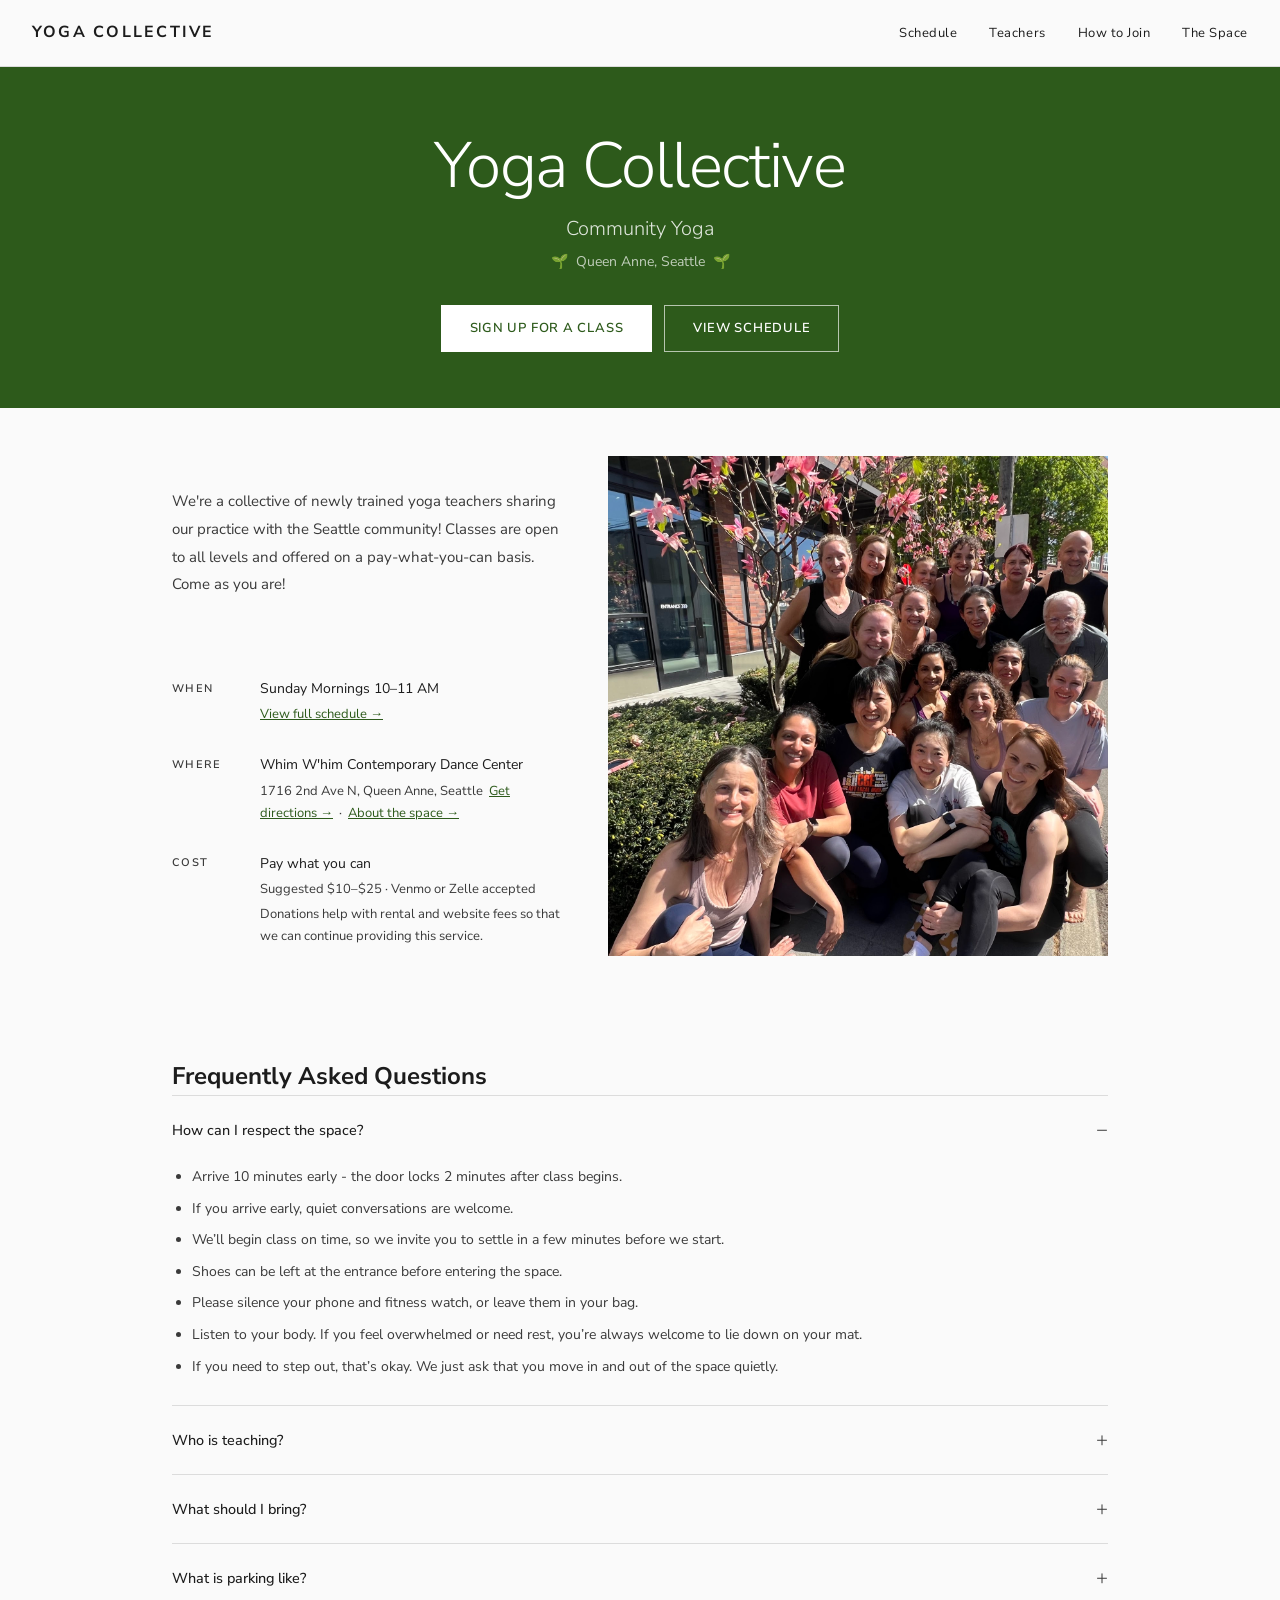
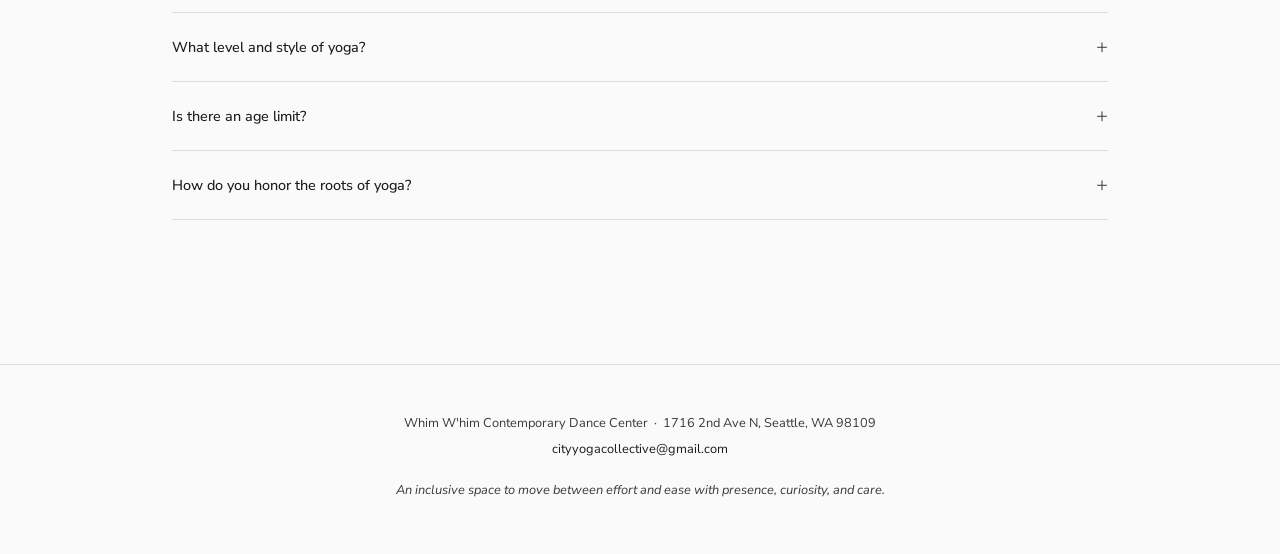
<file: index.html>
<!DOCTYPE html>
<html lang="en">
<head>
    <meta charset="UTF-8">
    <meta name="viewport" content="width=device-width, initial-scale=1.0">
    <title>Yoga Collective Seattle</title>
    <link rel="preconnect" href="https://fonts.googleapis.com">
    <link href="https://fonts.googleapis.com/css2?family=Nunito+Sans:wght@300;400;500;600&display=swap" rel="stylesheet">
    <link rel="stylesheet" href="styles.css">
    <style>
        main { max-width: 1000px; margin: 0 auto; padding: 3rem 2rem 5rem; }

        /* Hero */
        .hero { background: var(--green); padding: 4rem 2rem 3.5rem; text-align: center; }
        .hero h1 { font-size: clamp(2.5rem, 8vw, 4rem); font-weight: 300; letter-spacing: -0.02em; line-height: 1.1; margin-bottom: 0.75rem; color: #fff; }
        .hero .tagline { font-size: 1.25rem; font-weight: 300; color: rgba(255,255,255,0.85); margin-bottom: 0.375rem; }
        .hero .meta { font-size: 0.875rem; color: rgba(255,255,255,0.7); margin-bottom: 2rem; }
        .hero .btn-primary { background: #fff; color: var(--green); border-color: #fff; }
        .hero .btn-primary:hover { background: rgba(255,255,255,0.9); border-color: rgba(255,255,255,0.9); }
        .hero .btn-secondary { background: transparent; color: #fff; border-color: rgba(255,255,255,0.65); }
        .hero .btn-secondary:hover { background: rgba(255,255,255,0.12); border-color: #fff; }

        /* Photo + info grid */
        .content-photo-grid { display: grid; grid-template-columns: 1fr 500px; gap: 2.5rem; align-items: start; }
        .group-photo { width: 500px; height: 500px; object-fit: cover; display: block; }

        .btn-group { display: flex; gap: 0.75rem; justify-content: center; flex-wrap: wrap; }

        /* About */
        .section-label { font-size: 0.6875rem; font-weight: 600; letter-spacing: 0.14em; text-transform: uppercase; color: var(--muted); margin-bottom: 2.5rem; }
        .about { padding: 2rem 0; }
        .about p { font-size: 0.9375rem; line-height: 1.85; color: var(--muted); }

        /* Key info */
        .key-info { padding: 2rem 0; }
        .info-row { display: flex; gap: 2rem; padding: 0.875rem 0; }
        .info-label { font-size: 0.6875rem; font-weight: 600; letter-spacing: 0.12em; text-transform: uppercase; color: var(--muted); width: 3.5rem; flex-shrink: 0; padding-top: 0.15rem; }
        .info-value { font-size: 0.875rem; line-height: 1.7; }
        .info-value a { color: var(--green); }
        .info-note { display: block; font-size: 0.8125rem; color: var(--muted); margin-top: 0.15rem; }

        /* FAQ */
        .faq { padding: 4rem 0; }
        details { border-bottom: 1px solid var(--border); }
        details:first-of-type { border-top: 1px solid var(--border); }
        summary { display: flex; justify-content: space-between; align-items: center; padding: 1.125rem 0; cursor: pointer; font-size: 0.9rem; font-weight: 500; list-style: none; user-select: none; }
        summary::-webkit-details-marker { display: none; }
        summary::after { content: '+'; font-size: 1.25rem; font-weight: 300; flex-shrink: 0; margin-left: 1rem; color: var(--muted); }
        details[open] summary::after { content: '−'; }
        .faq-body { padding-bottom: 1.25rem; font-size: 0.875rem; color: var(--muted); line-height: 1.8; }
        .faq-body a { color: var(--green); }
        ul.faq-body { padding-left: 1.25rem; }
        ul.faq-body li { margin-bottom: 0.4rem; }

        @media (max-width: 860px) {
            .content-photo-grid { grid-template-columns: 1fr; }
            .group-photo { width: 100%; height: auto; aspect-ratio: 1; order: -1; }
        }

        @media (max-width: 600px) {
            main { padding: 2rem 1.25rem 4rem; }
            .hero { padding: 3rem 1.25rem 2.5rem; }
            .hero h1 { font-size: 2.25rem; }
        }
    </style>
</head>
<body>

<nav>
    <a href="index.html" class="nav-logo">Yoga Collective</a>
    <ul class="nav-links">
        <li><a href="schedule.html">Schedule</a></li>
        <li><a href="teachers.html">Teachers</a></li>
        <li><a href="howtojoin.html">How to Join</a></li>
        <li><a href="studio.html">The Space</a></li>
    </ul>
</nav>

<section class="hero">
    <h1>Yoga Collective</h1>
    <h2 class="tagline">Community Yoga </h2>
    <p class="meta"> &nbsp;🌱&nbsp; Queen Anne, Seattle &nbsp;🌱&nbsp; </p>
    <div class="btn-group">
        <a href="howtojoin.html" class="btn btn-primary">Sign Up for a Class</a>
        <a href="schedule.html" class="btn btn-secondary">View Schedule</a>
    </div>
</section>

<main>

    <div class="content-photo-grid">
        <div>
            <section class="about">
                <p>We're a collective of newly trained yoga teachers sharing our practice with the Seattle community!
                    Classes are open to all levels and offered on a pay-what-you-can basis. Come as you are!</p>
            </section>

            <section class="key-info">
                <div class="info-row">
                    <span class="info-label">When</span>
                    <span class="info-value">Sunday Mornings 10–11 AM <span class="info-note"><a href="schedule.html">View full schedule →</a></span></span>
                </div>
                <div class="info-row">
                    <span class="info-label">Where</span>
                    <span class="info-value">Whim W'him Contemporary Dance Center<span class="info-note">1716 2nd Ave N, Queen Anne, Seattle &nbsp;<a href="https://maps.google.com/?q=1716+2nd+Ave+N,+Seattle,+WA+98109" target="_blank">Get directions →</a> &nbsp;·&nbsp; <a href="studio.html">About the space →</a></span></span>
                </div>
                <div class="info-row">
                    <span class="info-label">Cost</span>
                    <span class="info-value">Pay what you can
                        <span class="info-note">Suggested $10–$25 · Venmo or Zelle accepted </span>
                        <span class="info-note">Donations help with rental and website fees so that we can continue providing this service.</span>
                    </span>
                </div>
            </section>
        </div>
        <img class="group-photo" src="images/group.webp" alt="Yoga Collective teachers">
    </div>

    <section class="faq">
        <h2 class="tagline">Frequently Asked Questions</h2>

        <details open>
            <summary>How can I respect the space?</summary>
            <div>
            <ul class="faq-body">
                <li>Arrive 10 minutes early - the door locks 2 minutes after class begins. </li>
                <li>If you arrive early, quiet conversations are welcome. </li>
                <li>We’ll begin class on time, so we invite you to settle in a few minutes before we start.</li>
                <li>Shoes can be left at the entrance before entering the space.</li>
                <li>Please silence your phone and fitness watch, or leave them in your bag.</li>
                <li>Listen to your body. If you feel overwhelmed or need rest, you’re always welcome to lie down on your mat.</li>
                <li>If you need to step out, that’s okay. We just ask that you move in and out of the space quietly.</li>
            </ul>
            </div>
        </details>

        <details>
            <summary>Who is teaching?</summary>
            <div class="faq-body">We are a collective of newly graduated teachers from <a href="https://synergyyogaschool.com/" target="_blank">Synergy Yoga Teacher Training</a>, excited to share what we’ve learned! To see who is teaching a specific class, check out our <a href="schedule.html">Schedule</a>.</div>
        </details>

        <details>
            <summary>What should I bring?</summary>
            <div class="faq-body">Bring your own mat and water bottle. Blankets, straps, and blocks are optional. If you are used to Hot Yoga, wear layers as the studio is room temperature.</div>
        </details>

        <details>
            <summary>What is parking like?</summary>
            <div class="faq-body">Pretty easy. Please come early if it’s your first time. There's a parking lot next to the adjacent church, plus additional street parking nearby.</div>
        </details>

        <details>
            <summary>What level and style of yoga?</summary>
            <div class="faq-body">Classes vary by teacher and may be Hatha, Vinyasa, or Yin. Some may include philosophy, chanting, breathwork, and meditation. All levels are welcome.</div>
        </details>

        <details>
            <summary>Is there an age limit?</summary>
            <div class="faq-body">Nope! We welcome yogis of all ages.</div>
        </details>

        <details>
            <summary>How do you honor the roots of yoga?</summary>
            <div class="faq-body">We are committed to continuing our education, practicing with integrity, and sharing yoga in a way that respects its South Asian origins while making it accessible to our community.</div>
        </details>
    </section>
</main>

<footer>
    <p>Whim W'him Contemporary Dance Center &nbsp;·&nbsp; 1716 2nd Ave N, Seattle, WA 98109</p>
    <p><a href="mailto:cityyogacollective@gmail.com">cityyogacollective@gmail.com</a></p>
    <p class="footer-mission">An inclusive space to move between effort and ease with presence, curiosity, and care.</p>
</footer>

<script src="nav.js"></script>
</body>
</html>
</file>
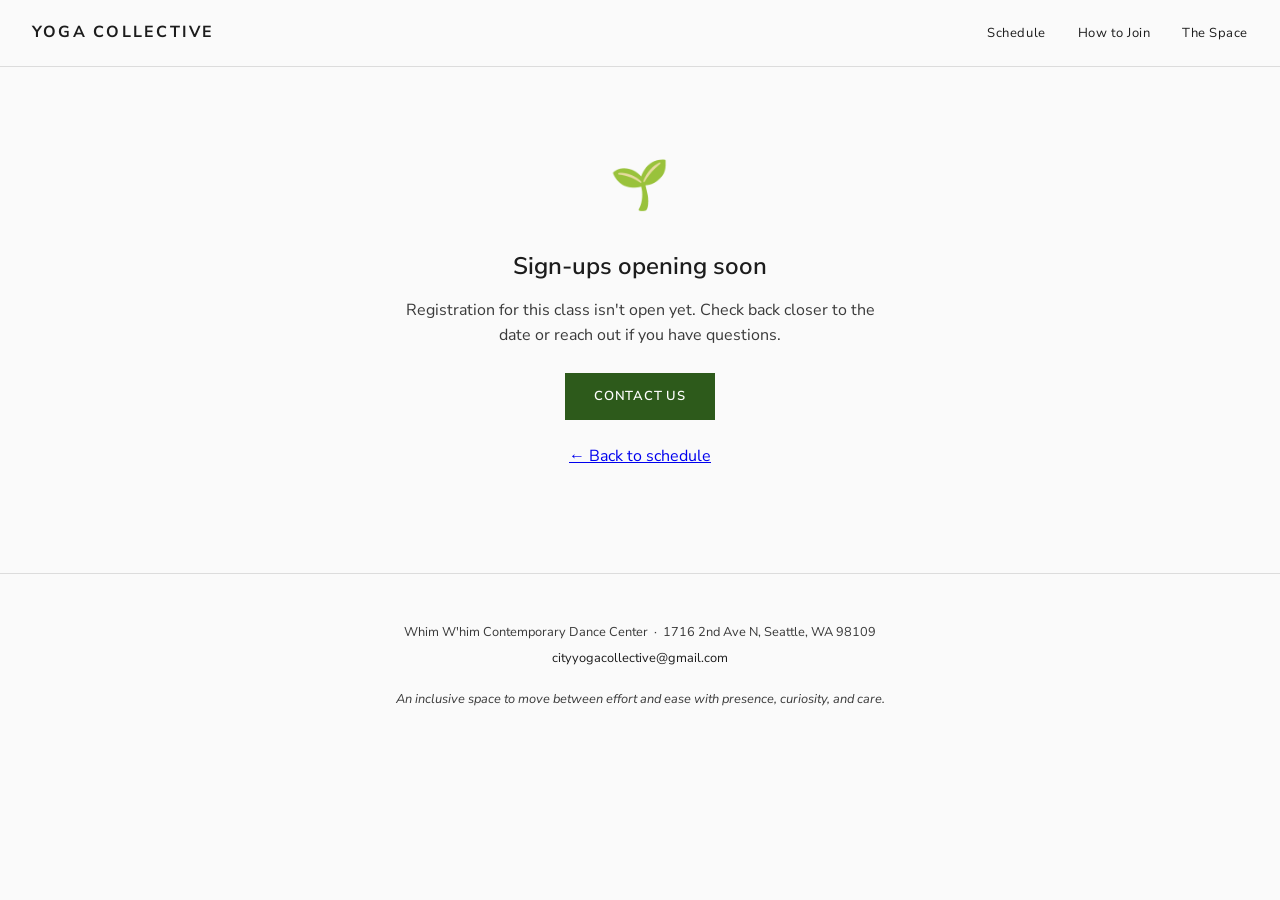
<file: coming-soon.html>
<!DOCTYPE html>
<html lang="en">
<head>
    <meta charset="UTF-8">
    <meta name="viewport" content="width=device-width, initial-scale=1.0">
    <title>Sign-Ups Opening Soon – Yoga Collective</title>
    <link rel="preconnect" href="https://fonts.googleapis.com">
    <link href="https://fonts.googleapis.com/css2?family=Nunito+Sans:wght@300;400;500;600&display=swap" rel="stylesheet">
    <link rel="stylesheet" href="styles.css">
    <style>
        main { max-width: 560px; margin: 0 auto; padding: 5rem 2rem; text-align: center; }
        .coming-soon-icon { font-size: 3rem; margin-bottom: 1.5rem; }
        h2 { font-size: 1.5rem; font-weight: 600; margin-bottom: 0.75rem; }
        p { color: var(--muted); line-height: 1.6; margin-bottom: 1.5rem; }
    </style>
</head>
<body>

<nav>
    <a href="index.html" class="nav-logo">Yoga Collective</a>
    <ul class="nav-links">
        <li><a href="schedule.html">Schedule</a></li>
        <li><a href="howtojoin.html">How to Join</a></li>
        <li><a href="studio.html">The Space</a></li>
    </ul>
</nav>

<main>
    <div class="coming-soon-icon">🌱</div>
    <h2>Sign-ups opening soon</h2>
    <p>Registration for this class isn't open yet. Check back closer to the date or reach out if you have questions.</p>
    <a href="mailto:cityyogacollective@gmail.com" class="btn btn-primary">Contact Us</a>
    <p style="margin-top: 1.5rem;"><a href="schedule.html">← Back to schedule</a></p>
</main>

<footer>
    <p>Whim W'him Contemporary Dance Center &nbsp;·&nbsp; 1716 2nd Ave N, Seattle, WA 98109</p>
    <p><a href="mailto:cityyogacollective@gmail.com">cityyogacollective@gmail.com</a></p>
    <p class="footer-mission">An inclusive space to move between effort and ease with presence, curiosity, and care.</p>
</footer>

</body>
</html>
</file>
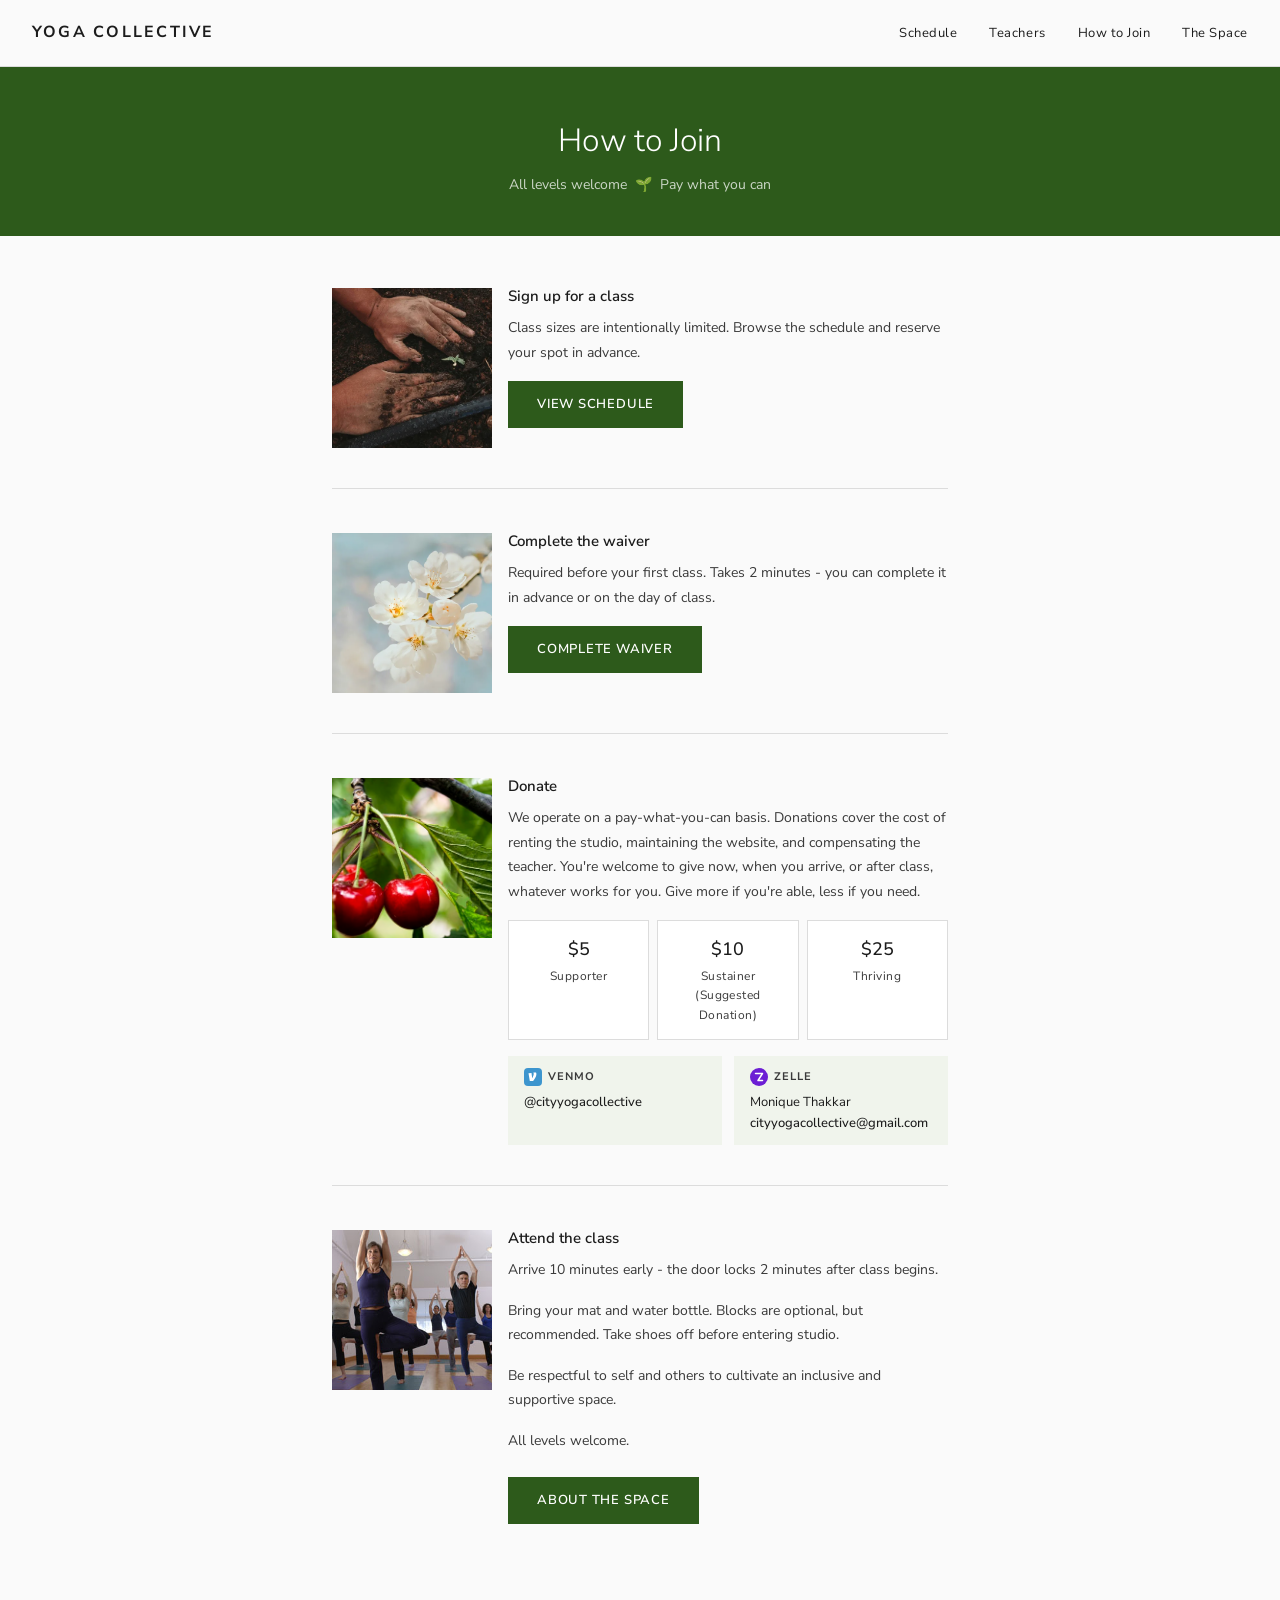
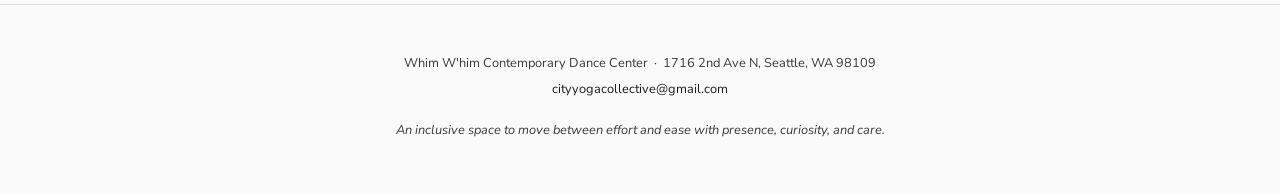
<file: howtojoin.html>
<!DOCTYPE html>
<html lang="en">
<head>
    <meta charset="UTF-8">
    <meta name="viewport" content="width=device-width, initial-scale=1.0">
    <title>Yoga Collective Seattle</title>
    <link rel="preconnect" href="https://fonts.googleapis.com">
    <link href="https://fonts.googleapis.com/css2?family=Nunito+Sans:wght@300;400;500;600&display=swap" rel="stylesheet">
    <link rel="stylesheet" href="styles.css">
    <style>
        main { max-width: 680px; margin: 0 auto; padding: 3rem 2rem 5rem; }

        .section-label { font-size: 0.6875rem; font-weight: 600; letter-spacing: 0.14em; text-transform: uppercase; color: var(--muted); margin-bottom: 2.5rem; }

        .step { display: grid; grid-template-columns: 10rem 1fr; gap: 1rem; margin-bottom: 2.5rem; padding-bottom: 2.5rem; border-bottom: 1px solid var(--border); }
        .step:last-child { margin-bottom: 0; padding-bottom: 0; border-bottom: none; }
        .step-image { width: 10rem; height: 10rem; object-fit: cover; margin-top: 0.25rem; }
        .step h3 { font-size: 0.9375rem; font-weight: 600; margin-bottom: 0.5rem; }
        .step p { font-size: 0.875rem; color: var(--muted); line-height: 1.75; margin-bottom: 1rem; }

        .donation-tiers { display: grid; grid-template-columns: repeat(3, 1fr); gap: 0.5rem; margin: 0 0 1rem; }
        .tier { padding: 0.875rem 0.5rem; border: 1px solid var(--border); text-align: center; background: #fff; }
        .tier-amount { font-size: 1.125rem; font-weight: 500; display: block; }
        .tier-name { font-size: 0.75rem; color: var(--muted); margin-top: 0.2rem; display: block; letter-spacing: 0.04em; }

        .payment-row { display: flex; gap: 0.75rem; }
        .payment-block { flex: 1; background: var(--bg-alt); padding: 0.75rem 1rem; font-size: 0.8125rem; }
        .payment-block strong { display: flex; align-items: center; gap: 0.4rem; font-size: 0.6875rem; letter-spacing: 0.08em; text-transform: uppercase; color: var(--muted); margin-bottom: 0.375rem; }
        .payment-block strong svg { flex-shrink: 0; }
        .payment-block a { color: var(--text); text-decoration: none; font-weight: 500; }
        .payment-block a:hover { text-decoration: underline; }

        @media (max-width: 600px) {
            main { padding: 2.5rem 1.25rem 4rem; }
            .step { grid-template-columns: 1fr; }
            .step-image { width: 100%; height: auto; aspect-ratio: 1; margin: 0; }
            .payment-row { flex-direction: column; }
        }
    </style>
</head>
<body>

<nav>
    <a href="index.html" class="nav-logo">Yoga Collective</a>
    <ul class="nav-links">
        <li><a href="schedule.html">Schedule</a></li>
        <li><a href="teachers.html">Teachers</a></li>
        <li><a href="howtojoin.html">How to Join</a></li>
        <li><a href="studio.html">The Space</a></li>
    </ul>
</nav>

<div class="page-header">
    <h1>How to Join</h1>
    <p>All levels welcome &nbsp;🌱&nbsp; Pay what you can</p>
</div>

<main>

    <div class="step">
        <img class="step-image" src="images/seed.webp" alt="">
        <div>
            <h3>Sign up for a class</h3>
            <p>Class sizes are intentionally limited. Browse the schedule and reserve your spot in advance.</p>
            <a href="schedule.html" class="btn btn-primary">View Schedule</a>
        </div>
    </div>

    <div class="step">
        <img class="step-image" src="images/flower.webp" alt="">
        <div>
            <h3>Complete the waiver</h3>
            <p>Required before your first class. Takes 2 minutes - you can complete it in advance or on the day of class.</p>
            <a href="https://docs.google.com/forms/d/e/1FAIpQLSdd7mQVc4kdcNTpbIZm70uKDM04fooE9oBVe6XLmwaR-eU3sw/viewform" target="_blank" class="btn btn-primary">Complete Waiver</a>
        </div>
    </div>

    <div class="step">
        <img class="step-image" src="images/fruit.webp" alt="">
        <div>
            <h3>Donate</h3>
            <p>We operate on a pay-what-you-can basis. Donations cover the cost of renting the studio, maintaining the website,
                and compensating the teacher.
                You're welcome to give now, when you arrive, or after class,
                whatever works for you. Give more if you're able, less if you need. </p>
            <div class="donation-tiers">
                <div class="tier">
                    <span class="tier-amount">$5</span>
                    <span class="tier-name">Supporter</span>
                </div>
                <div class="tier">
                    <span class="tier-amount">$10</span>
                    <span class="tier-name">Sustainer (Suggested Donation)</span>
                </div>
                <div class="tier">
                    <span class="tier-amount">$25</span>
                    <span class="tier-name">Thriving</span>
                </div>
            </div>
            <div class="payment-row">
                <div class="payment-block">
                    <strong>
                        <svg width="18" height="18" viewBox="0 0 18 18" fill="none" aria-hidden="true">
                            <rect width="18" height="18" rx="4" fill="#3D95CE"/>
                            <path d="M12 4.5c.3.5.4 1 .4 1.7 0 2.1-1.8 4.9-3.3 6.8H5.8L4.5 5.2l3-.3.7 5.3c.7-1.1 1.5-2.9 1.5-4.1 0-.7-.1-1.2-.3-1.6L12 4.5z" fill="white"/>
                        </svg>
                        Venmo
                    </strong>
                    <a href="https://venmo.com/cityyogacollective" target="_blank">@cityyogacollective</a>
                </div>
                <div class="payment-block">
                    <strong>
                        <svg width="18" height="18" viewBox="0 0 18 18" fill="none" aria-hidden="true">
                            <rect width="18" height="18" rx="9" fill="#6C1ED4"/>
                            <path d="M5.5 5.5h7l-4.5 7h4.5" stroke="white" stroke-width="1.5" stroke-linecap="round" stroke-linejoin="round"/>
                        </svg>
                        Zelle
                    </strong>
                    Monique Thakkar<br>
                    <a href="mailto:cityyogacollective@gmail.com">cityyogacollective@gmail.com</a>
                </div>
            </div>
        </div>
    </div>

    <div class="step">
        <img class="step-image" src="images/trees.webp" alt="">
        <div>
            <h3>Attend the class</h3>
            <p>Arrive 10 minutes early - the door locks 2 minutes after class begins.</p>
            <p>Bring your mat and water bottle. Blocks are optional, but recommended. Take shoes off before entering studio. </p>
            <p>Be respectful to self and others to cultivate an inclusive and supportive space. </p>
            <p>All levels welcome.</p>
            <a href="studio.html" class="btn btn-primary" style="margin-top: 0.5rem;">About the Space</a>
        </div>
    </div>
</main>

<footer>
    <p>Whim W'him Contemporary Dance Center &nbsp;·&nbsp; 1716 2nd Ave N, Seattle, WA 98109</p>
    <p><a href="mailto:cityyogacollective@gmail.com">cityyogacollective@gmail.com</a></p>
    <p class="footer-mission">An inclusive space to move between effort and ease with presence, curiosity, and care.</p>
</footer>

<script src="nav.js"></script>
</body>
</html>
</file>
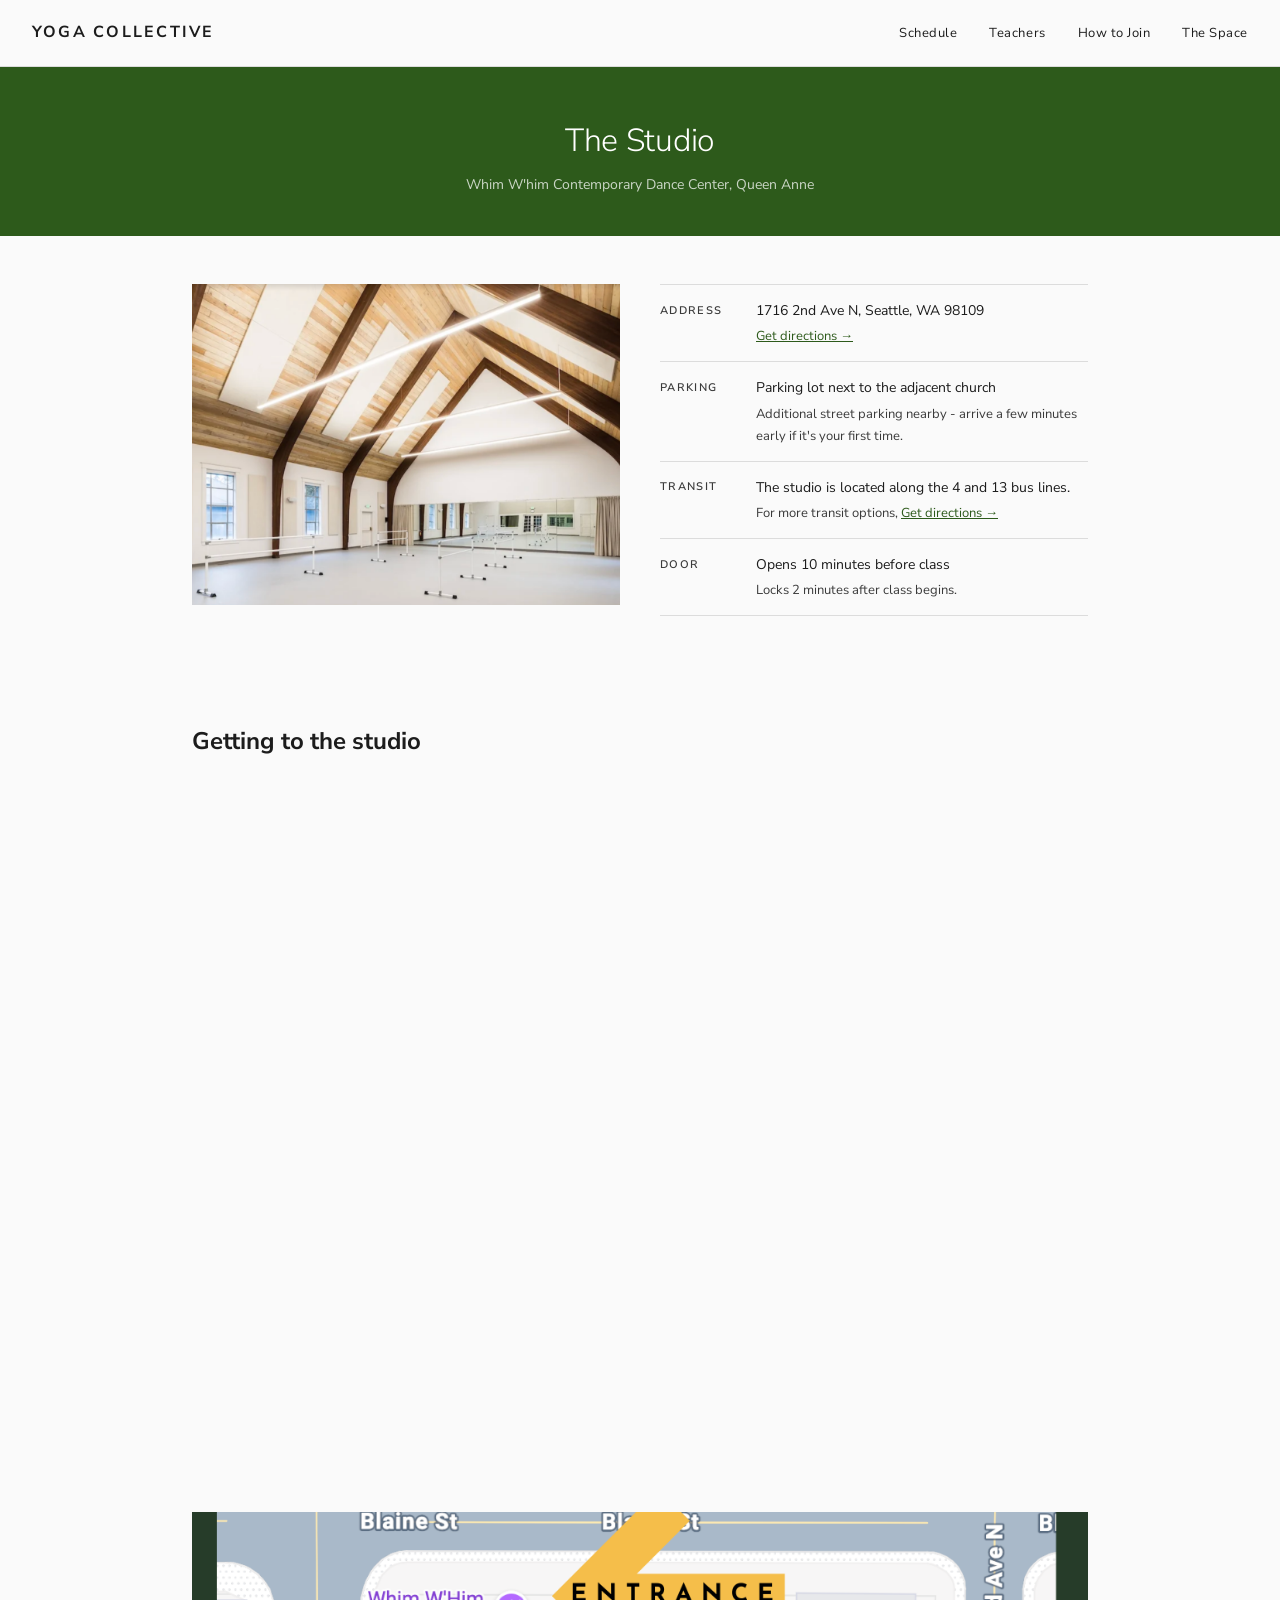
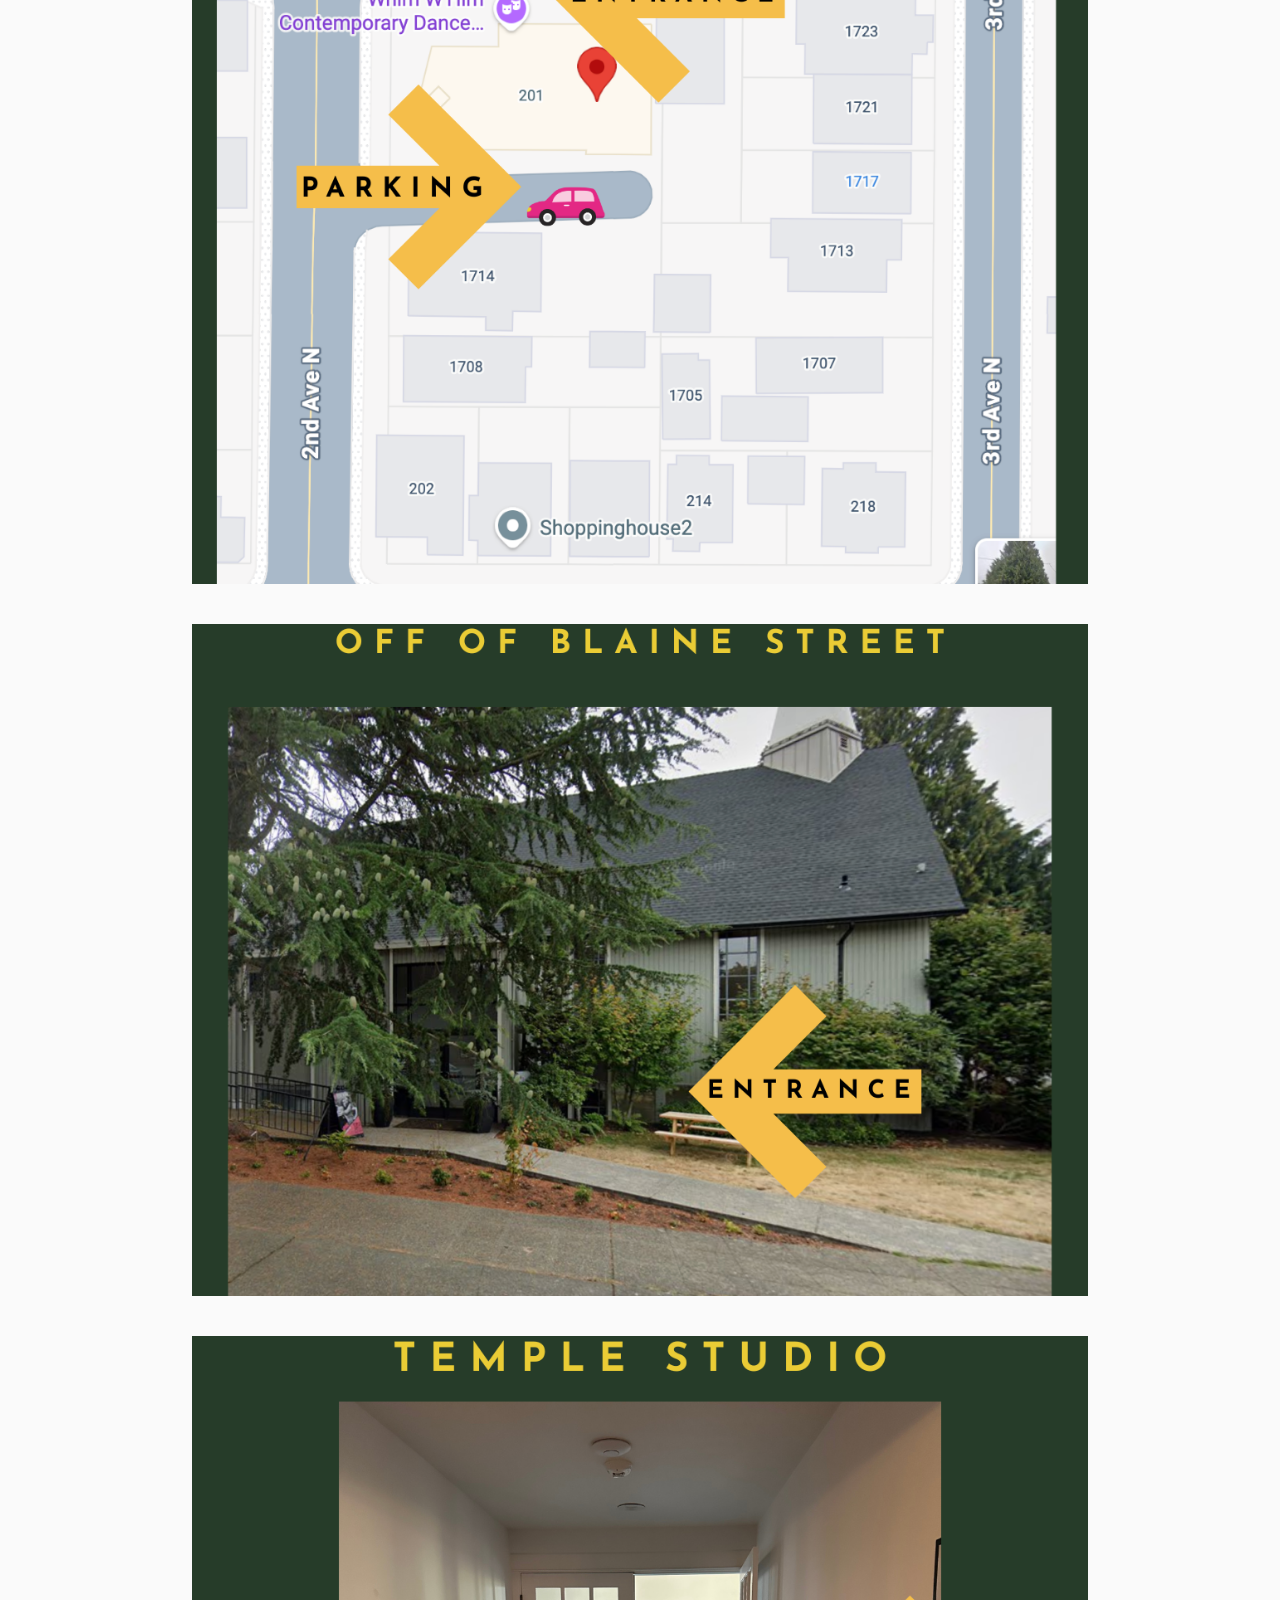
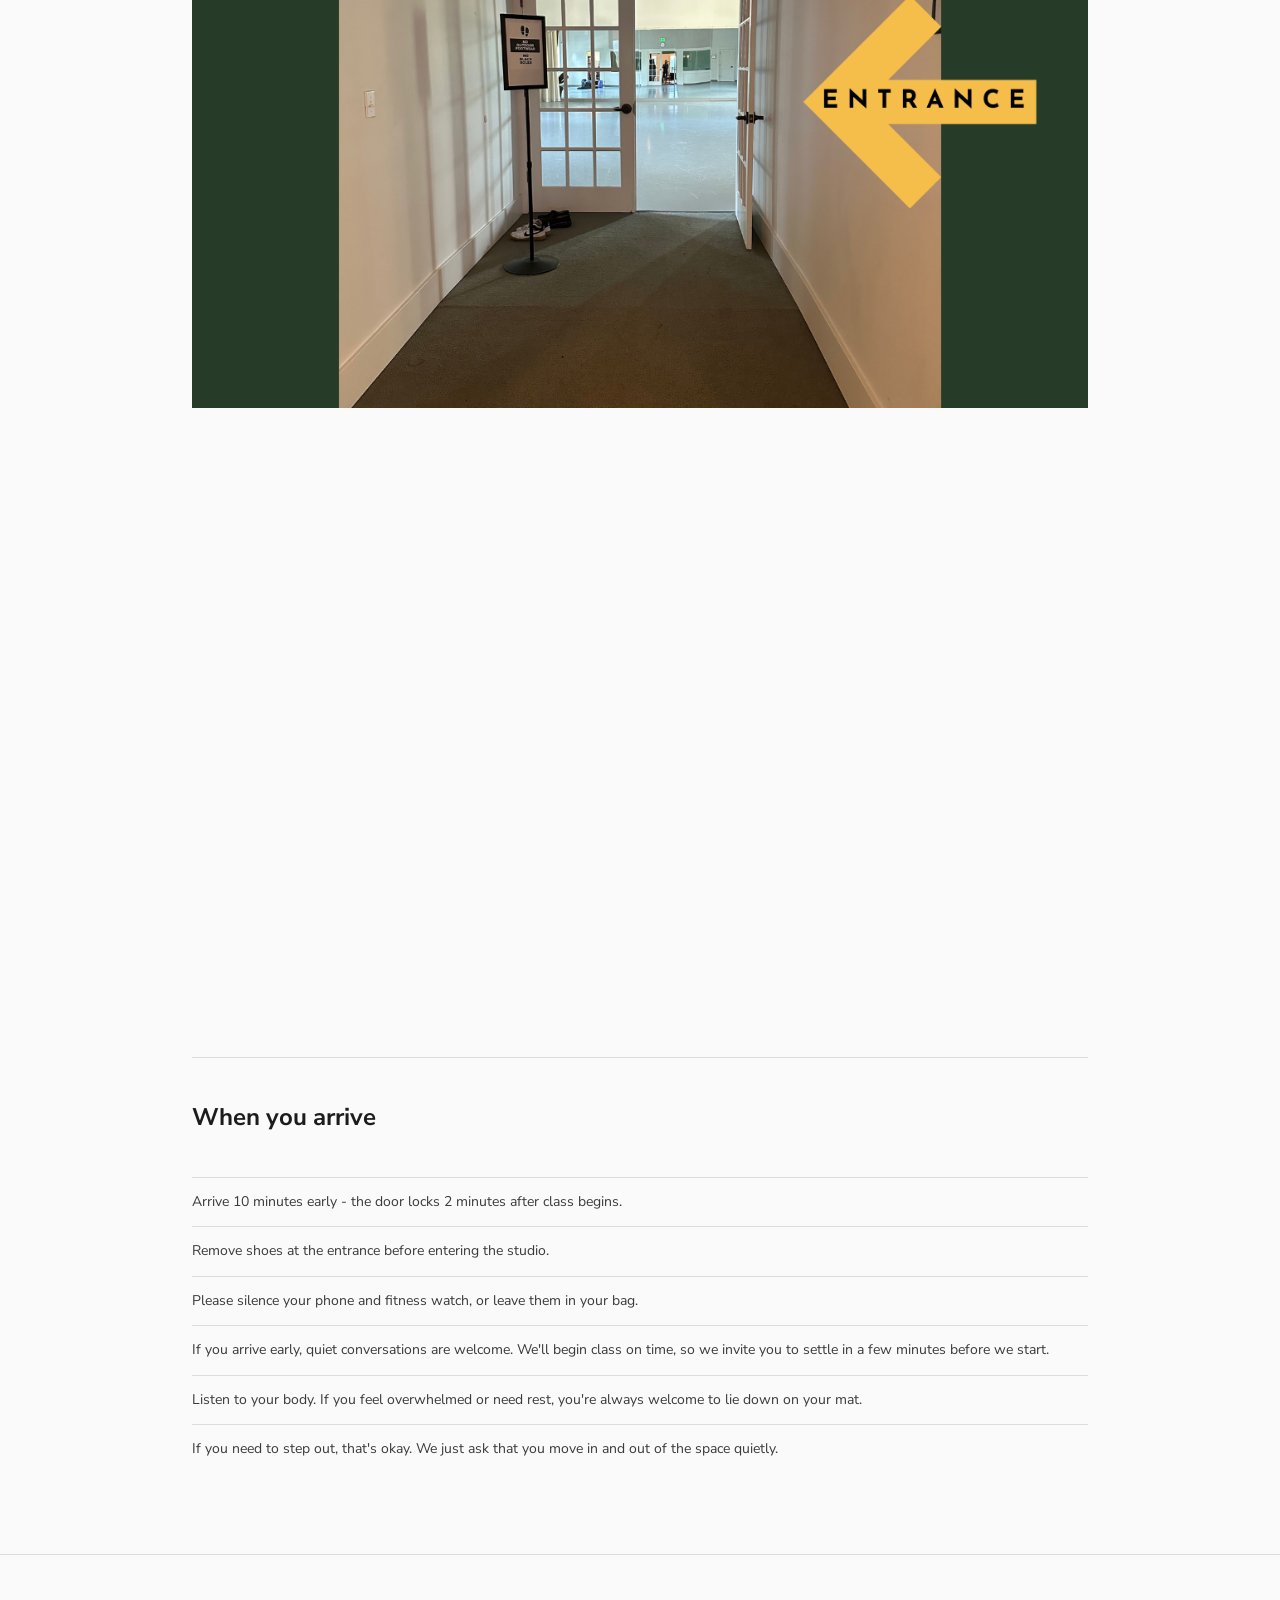
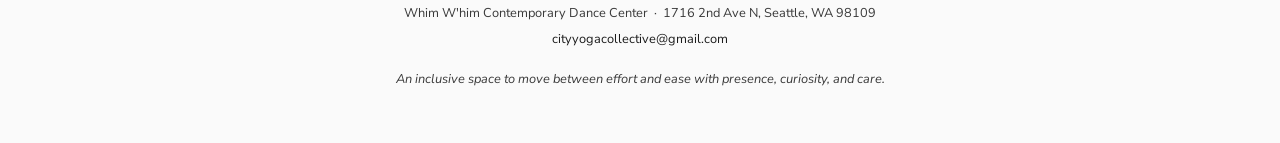
<file: studio.html>
<!DOCTYPE html>
<html lang="en">
<head>
    <meta charset="UTF-8">
    <meta name="viewport" content="width=device-width, initial-scale=1.0">
    <title>Yoga Collective Seattle</title>
    <link rel="preconnect" href="https://fonts.googleapis.com">
    <link href="https://fonts.googleapis.com/css2?family=Nunito+Sans:wght@300;400;500;600&display=swap" rel="stylesheet">
    <link rel="stylesheet" href="styles.css">
    <style>
        main { max-width: 960px; margin: 0 auto; padding: 0 0 5rem; }

        /* 2-column grid */
        .studio-grid { display: grid; grid-template-columns: 1fr 1fr; gap: 2.5rem; align-items: start; padding: 3rem 2rem 2.5rem; }

        /* Key info cell */
        .key-info { }
        .info-row { display: flex; gap: 2rem; padding: 0.875rem 0; border-bottom: 1px solid var(--border); }
        .info-row:first-child { border-top: 1px solid var(--border); }
        .info-label { font-size: 0.6875rem; font-weight: 600; letter-spacing: 0.12em; text-transform: uppercase; color: var(--muted); width: 4rem; flex-shrink: 0; padding-top: 0.15rem; }
        .info-value { font-size: 0.875rem; line-height: 1.7; }
        .info-value a { color: var(--green); }
        .info-note { display: block; font-size: 0.8125rem; color: var(--muted); margin-top: 0.15rem; }

        /* Map cell */
        .map-wrap iframe { width: 100%; aspect-ratio: 4/3; border: none; display: block; }

        /* Image cells */
        .studio-img { width: 100%; aspect-ratio: 4/3; object-fit: cover; display: block; }

        /* After grid: stacked sections */
        .after-grid { display: flex; flex-direction: column; gap: 2.5rem; padding: 0 2rem; }
        .video-wrap { padding-bottom: 2.5rem; border-bottom: 1px solid var(--border); display: flex; justify-content: center; }
        .video-wrap iframe { width: 100%; max-width: 320px; aspect-ratio: 9/16; border: none; display: block; }
        .section-label { font-size: 0.6875rem; font-weight: 600; letter-spacing: 0.14em; text-transform: uppercase; color: var(--muted); margin-bottom: 1.5rem; }
        .arrival-list { list-style: none; padding: 0; }
        .arrival-list li { font-size: 0.875rem; color: var(--muted); line-height: 1.75; padding: 0.75rem 0; border-bottom: 1px solid var(--border); }
        .arrival-list li:first-child { border-top: 1px solid var(--border); }
        .arrival-list li:last-child { border-bottom: none; }

        @media (max-width: 680px) {
            .studio-grid { grid-template-columns: 1fr; padding: 2rem 1.25rem; }
            .after-grid { padding: 0 1.25rem; gap: 2rem; }
        }
    </style>
</head>
<body>

<nav>
    <a href="index.html" class="nav-logo">Yoga Collective</a>
    <ul class="nav-links">
        <li><a href="schedule.html">Schedule</a></li>
        <li><a href="teachers.html">Teachers</a></li>
        <li><a href="howtojoin.html">How to Join</a></li>
        <li><a href="studio.html">The Space</a></li>
    </ul>
</nav>

<div class="page-header">
    <h1>The Studio</h1>
    <p>Whim W'him Contemporary Dance Center, Queen Anne</p>
</div>

<main>

    <div class="studio-grid">

        <!-- Row 1: info + temple photo -->
        <img class="studio-img" src="images/temple.webp" alt="The studio">
        <div class="key-info">
            <div class="info-row">
                <span class="info-label">Address</span>
                <span class="info-value">1716 2nd Ave N, Seattle, WA 98109<span class="info-note"><a href="https://maps.google.com/?q=1716+2nd+Ave+N,+Seattle,+WA+98109" target="_blank">Get directions →</a></span></span>
            </div>
            <div class="info-row">
                <span class="info-label">Parking</span>
                <span class="info-value">Parking lot next to the adjacent church<span class="info-note">Additional street parking nearby - arrive a few minutes early if it's your first time.</span></span>
            </div>
            <div class="info-row">
                <span class="info-label">Transit</span>
                <span class="info-value">The studio is located along the 4 and 13 bus lines.<span class="info-note">For more transit options, <a href="https://maps.google.com/?q=1716+2nd+Ave+N,+Seattle,+WA+98109" target="_blank">Get directions →</a></span></span>
            </div>
            <div class="info-row">
                <span class="info-label">Door</span>
                <span class="info-value">Opens 10 minutes before class<span class="info-note">Locks 2 minutes after class begins.</span></span>
            </div>
        </div>

    </div>

    <div class="after-grid">
        <br>
        <h2>Getting to the studio</h2>
        <div class="map-wrap">
            <iframe
                src="https://www.google.com/maps/embed?pb=!1m18!1m12!1m3!1d2688.5!2d-122.3464!3d47.6253!2m3!1f0!2f0!3f0!3m2!1i1024!2i768!4f13.1!3m3!1m2!1s0x5490152b88b01c23%3A0x1a8b1b1b1b1b1b1b!2s1716+2nd+Ave+N%2C+Seattle%2C+WA+98109!5e0!3m2!1sen!2sus!4v1"
                allowfullscreen=""
                loading="lazy"
                referrerpolicy="no-referrer-when-downgrade"
                title="Whim W'him Contemporary Dance Center">
            </iframe>
        </div>
        <img class="studio-img" src="images/studio_parking.webp" alt="Parking lot">
        <img class="studio-img" src="images/studio1.webp" alt="Inside the studio">
        <img class="studio-img" src="images/studio2.webp" alt="Inside the studio">

        <div class="video-wrap">
            <iframe
                src="https://www.youtube.com/embed/b9k-LNdmkqg"
                allow="accelerometer; autoplay; clipboard-write; encrypted-media; gyroscope; picture-in-picture"
                allowfullscreen
                loading="lazy"
                title="How to engage with the space">
            </iframe>
        </div>

        <h2>When you arrive</h2>
        <ul class="arrival-list">
            <li>Arrive 10 minutes early - the door locks 2 minutes after class begins.</li>
            <li>Remove shoes at the entrance before entering the studio.</li>
            <li>Please silence your phone and fitness watch, or leave them in your bag.</li>
            <li>If you arrive early, quiet conversations are welcome. We'll begin class on time, so we invite you to settle in a few minutes before we start.</li>
            <li>Listen to your body. If you feel overwhelmed or need rest, you're always welcome to lie down on your mat.</li>
            <li>If you need to step out, that's okay. We just ask that you move in and out of the space quietly.</li>
        </ul>

    </div>

</main>

<footer>
    <p>Whim W'him Contemporary Dance Center &nbsp;·&nbsp; 1716 2nd Ave N, Seattle, WA 98109</p>
    <p><a href="mailto:cityyogacollective@gmail.com">cityyogacollective@gmail.com</a></p>
    <p class="footer-mission">An inclusive space to move between effort and ease with presence, curiosity, and care.</p>
</footer>

<script src="nav.js"></script>
</body>
</html>
</file>
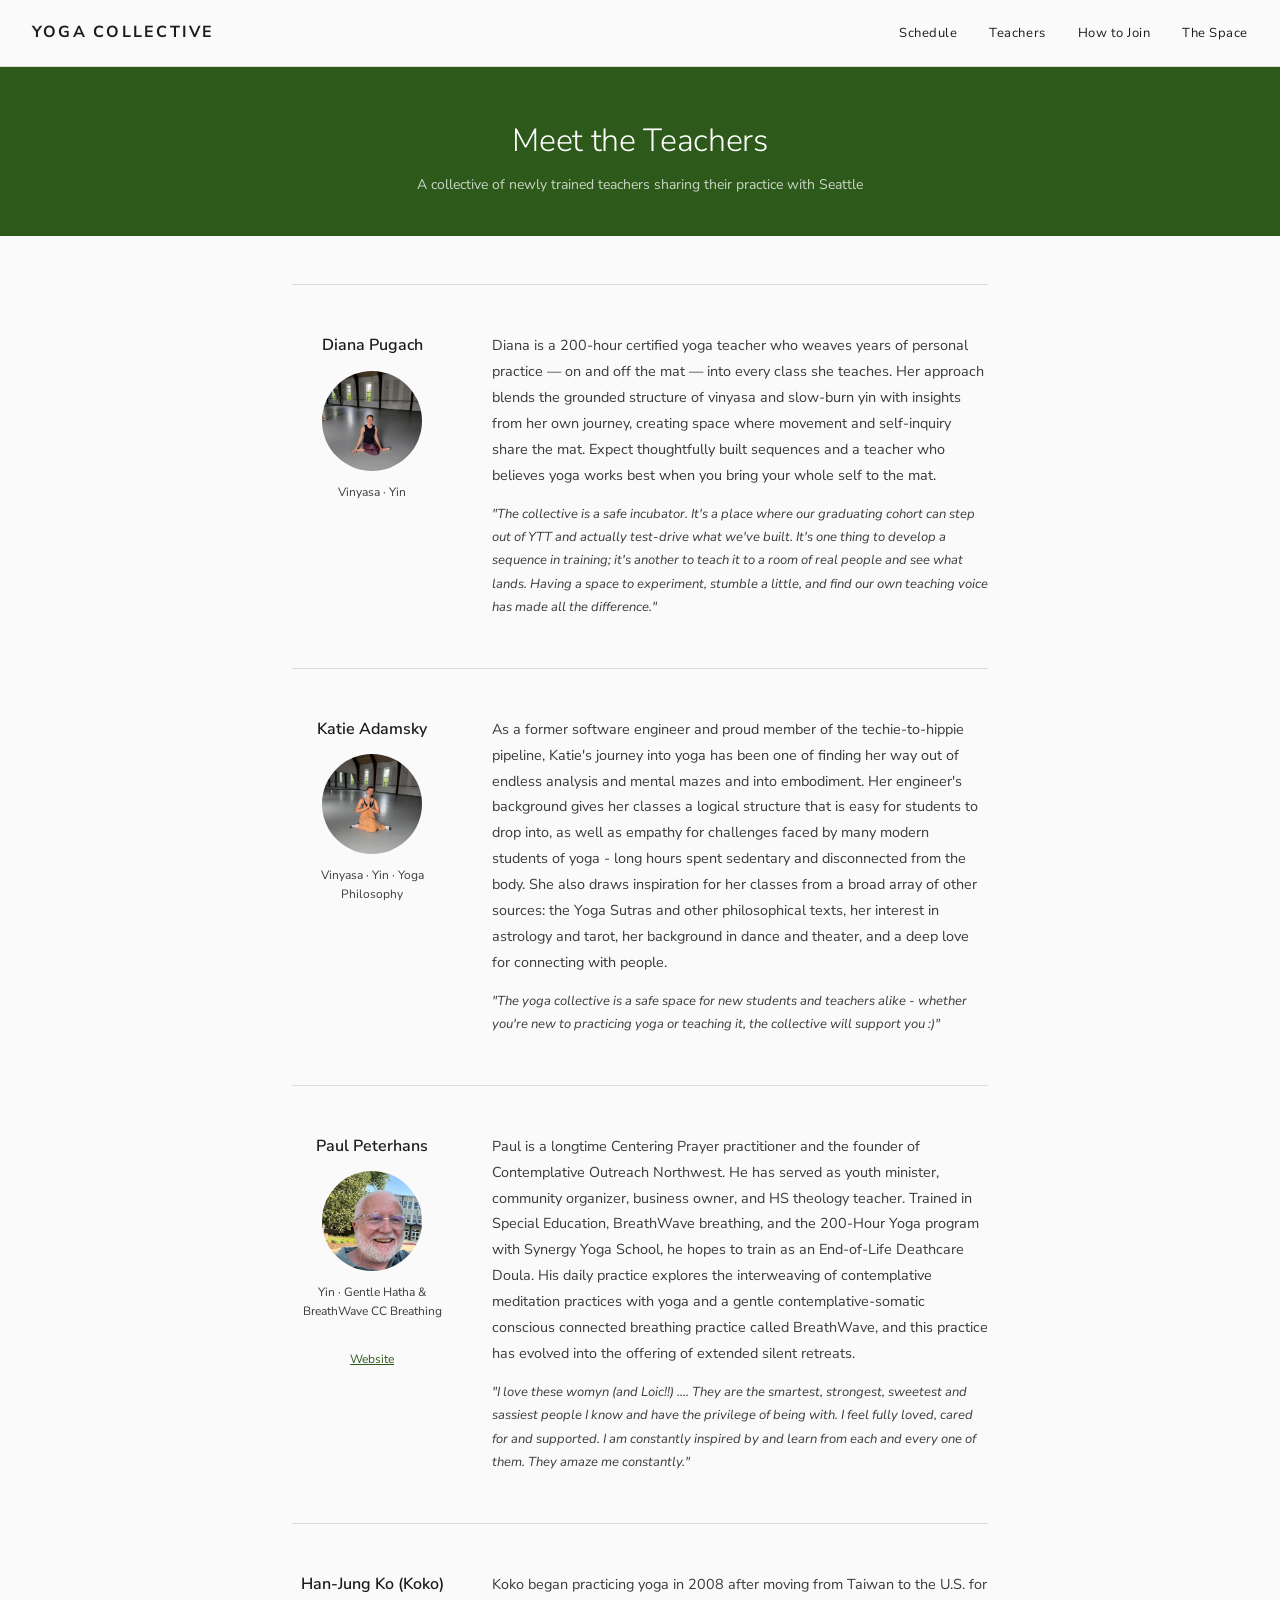
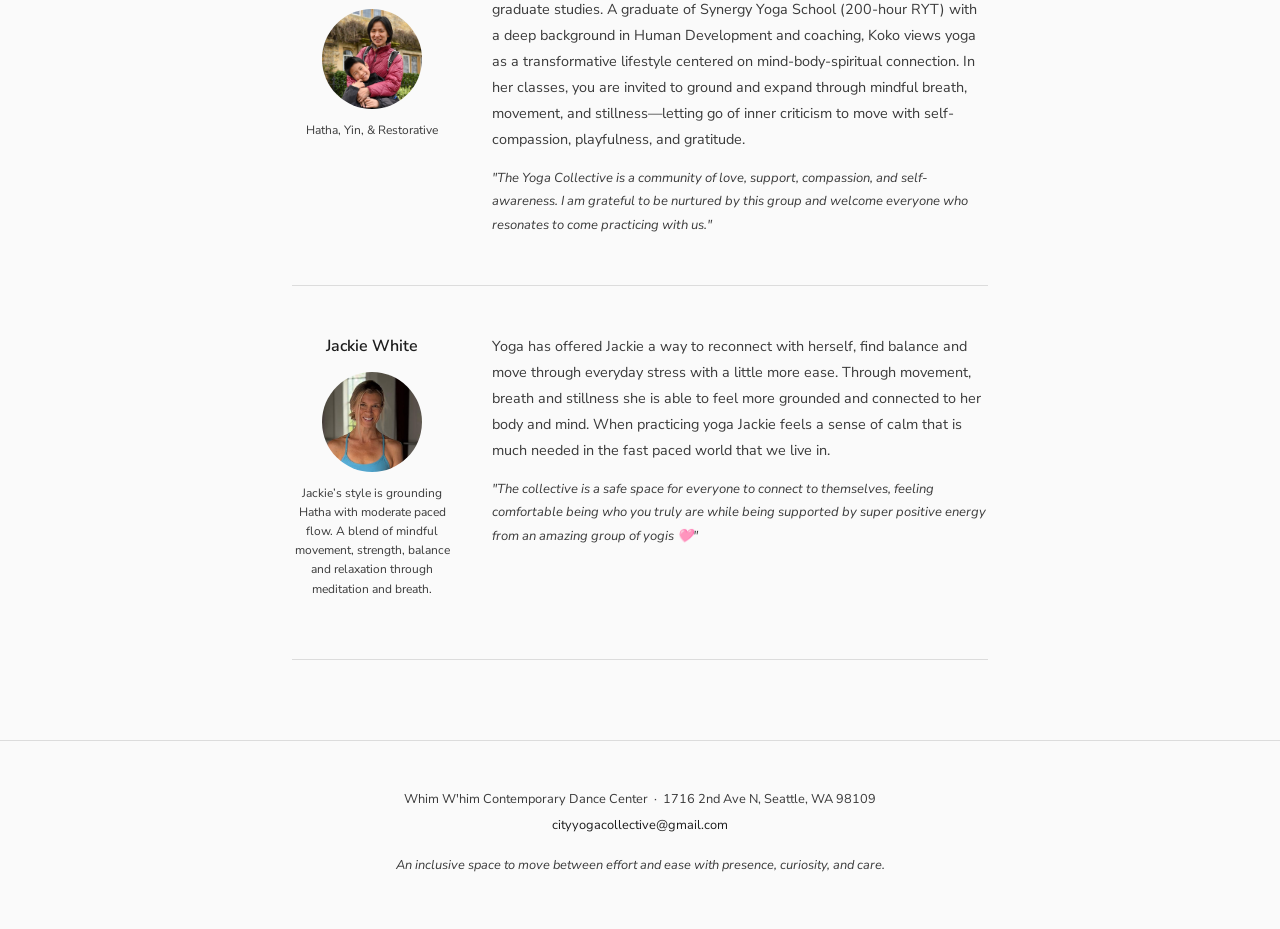
<file: teachers.html>
<!DOCTYPE html>
<html lang="en">
<head>
    <meta charset="UTF-8">
    <meta name="viewport" content="width=device-width, initial-scale=1.0">
    <title>Yoga Collective Seattle</title>
    <link rel="preconnect" href="https://fonts.googleapis.com">
    <link href="https://fonts.googleapis.com/css2?family=Nunito+Sans:wght@300;400;500;600&display=swap" rel="stylesheet">
    <link rel="stylesheet" href="styles.css">
    <style>
        main { max-width: 760px; margin: 0 auto; padding: 3rem 2rem 5rem; }

        .teacher-entry { display: flex; gap: 2.5rem; padding: 3rem 0; border-bottom: 1px solid var(--border); align-items: flex-start; }
        .teacher-entry:first-child { border-top: 1px solid var(--border); }

        .teacher-left { width: 160px; flex-shrink: 0; display: flex; flex-direction: column; align-items: center; text-align: center; gap: 0.75rem; }
        .teacher-photo { width: 100px; height: 100px; border-radius: 50%; background: var(--bg-alt); display: flex; align-items: center; justify-content: center; font-size: 2.5rem; line-height: 1; overflow: hidden; }
        .teacher-photo img { width: 100%; height: 100%; object-fit: cover; }
        .teacher-name { font-size: 1rem; font-weight: 600; }
        .teacher-links a { font-size: 0.75rem; color: var(--green); }

        .teacher-specialty { font-size: 0.75rem; color: var(--muted); line-height: 1.6; margin-bottom: 0.75rem; }
        .teacher-right { flex: 1; min-width: 0; }
        .teacher-bio { font-size: 0.9rem; color: var(--muted); line-height: 1.8; }
        .teacher-quote { font-size: 0.8125rem; font-style: italic; color: var(--muted); line-height: 1.8; margin-top: 0.875rem; }

        @media (max-width: 600px) {
            main { padding: 2.5rem 1.25rem 4rem; }
            .teacher-entry { flex-direction: column; align-items: center; gap: 1.25rem; padding: 2.5rem 0; }
            .teacher-left { flex-direction: column; width: auto; align-items: center; text-align: center; }
            .teacher-specialty { text-align: center; }
        }
    </style>
</head>
<body>

<nav>
    <a href="index.html" class="nav-logo">Yoga Collective</a>
    <ul class="nav-links">
        <li><a href="schedule.html">Schedule</a></li>
        <li><a href="teachers.html">Teachers</a></li>
        <li><a href="howtojoin.html">How to Join</a></li>
        <li><a href="studio.html">The Space</a></li>
    </ul>
</nav>

<div class="page-header">
    <h1>Meet the Teachers</h1>
    <p>A collective of newly trained teachers sharing their practice with Seattle</p>
</div>

<main>

    <div class="teacher-entry">
        <div class="teacher-left">
            <div class="teacher-name">Diana Pugach</div>
            <div class="teacher-photo">
                <img src="images/teachers/diana.webp" alt="🌻">
            </div>
            <div class="teacher-specialty">Vinyasa · Yin</div>
        </div>
        <div class="teacher-right">
            <p class="teacher-bio">Diana is a 200-hour certified yoga teacher who weaves years of personal practice — on and off the mat — into every class she teaches. Her approach blends the grounded structure of vinyasa and slow-burn yin with insights from her own journey, creating space where movement and self-inquiry share the mat. Expect thoughtfully built sequences and a teacher who believes yoga works best when you bring your whole self to the mat.</p>
            <p class="teacher-quote">"The collective is a safe incubator. It's a place where our graduating cohort can step out of YTT and actually test-drive what we've built. It's one thing to develop a sequence in training; it's another to teach it to a room of real people and see what lands. Having a space to experiment, stumble a little, and find our own teaching voice has made all the difference."</p>
        </div>
    </div>

    <div class="teacher-entry">
        <div class="teacher-left">
            <div class="teacher-name">Katie Adamsky</div>
            <div class="teacher-photo">
                <img src="images/teachers/katie.webp" alt="🐝">
            </div>
            <div class="teacher-specialty">Vinyasa · Yin · Yoga Philosophy</div>
        </div>
        <div class="teacher-right">
            <p class="teacher-bio">As a former software engineer and proud member of the techie-to-hippie pipeline, Katie's journey into yoga has been one of finding her way out of endless analysis and mental mazes and into embodiment. Her engineer's background gives her classes a logical structure that is easy for students to drop into, as well as empathy for challenges faced by many modern students of yoga - long hours spent sedentary and disconnected from the body. She also draws inspiration for her classes from a broad array of other sources: the Yoga Sutras and other philosophical texts, her interest in astrology and tarot, her background in dance and theater, and a deep love for connecting with people.</p>
            <p class="teacher-quote">"The yoga collective is a safe space for new students and teachers alike - whether you're new to practicing yoga or teaching it, the collective will support you :)"</p>
        </div>
    </div>

    <div class="teacher-entry">
        <div class="teacher-left">
            <div class="teacher-name">Paul Peterhans</div>
            <div class="teacher-photo">
                <img src="images/teachers/paul.webp" alt="🧘">
            </div>
            <div class="teacher-specialty">Yin · Gentle Hatha &amp; BreathWave CC Breathing</div>
            <div class="teacher-links"><a href="https://seattleu.academia.edu/PaulPeterhans" target="_blank" rel="noopener">Website</a></div>
        </div>
        <div class="teacher-right">
            <p class="teacher-bio">Paul is a longtime Centering Prayer practitioner and the founder of Contemplative Outreach Northwest. He has served as youth minister, community organizer, business owner, and HS theology teacher. Trained in Special Education, BreathWave breathing, and the 200-Hour Yoga program with Synergy Yoga School, he hopes to train as an End-of-Life Deathcare Doula. His daily practice explores the interweaving of contemplative meditation practices with yoga and a gentle contemplative-somatic conscious connected breathing practice called BreathWave, and this practice has evolved into the offering of extended silent retreats.</p>
            <p class="teacher-quote">"I love these womyn (and Loic!!) .... They are the smartest, strongest, sweetest and sassiest people I know and have the privilege of being with. I feel fully loved, cared for and supported. I am constantly inspired by and learn from each and every one of them. They amaze me constantly."</p>
        </div>
    </div>

     <div class="teacher-entry">
        <div class="teacher-left">
            <div class="teacher-name">Han-Jung Ko (Koko)</div>
            <div class="teacher-photo">
                <img src="images/teachers/Koko.jpeg" alt="🐝">
            </div>
            <div class="teacher-specialty">Hatha, Yin, & Restorative</div>
        </div>
        <div class="teacher-right">
            <p class="teacher-bio">Koko began practicing yoga in 2008 after moving from Taiwan to the U.S. for graduate studies. A graduate of Synergy Yoga School (200-hour RYT) with a deep background in Human Development and coaching, Koko views yoga as a transformative lifestyle centered on mind-body-spiritual connection. In her classes, you are invited to ground and expand through mindful breath, movement, and stillness—letting go of inner criticism to move with self-compassion, playfulness, and gratitude.</p>
            <p class="teacher-quote">"The Yoga Collective is a community of love, support, compassion, and self-awareness. I am grateful to be nurtured by this group and welcome everyone who resonates to come practicing with us."</p>
        </div>
    </div>

    <div class="teacher-entry">
        <div class="teacher-left">
            <div class="teacher-name">Jackie White</div>
            <div class="teacher-photo">
                <img src="images/teachers/Jackie4.png" alt="🐝">
            </div>
            <div class="teacher-specialty">Jackie’s style is grounding Hatha with moderate paced flow. A blend of mindful movement, strength, balance and relaxation through meditation and breath.</div>
        </div>
        <div class="teacher-right">
            <p class="teacher-bio">Yoga has offered Jackie a way to reconnect with herself, find balance and move through everyday stress with a little more ease. Through movement, breath and stillness she is able to feel more grounded and connected to her body and mind. When practicing yoga Jackie feels a sense of calm that is much needed in the fast paced world that we live in.</p>
            <p class="teacher-quote">"The collective is a safe space for everyone to connect to themselves, feeling comfortable being who you truly are while being supported by  super positive energy from an amazing group of yogis 🩷"</p>
        </div>
    </div>

</main>

<footer>
    <p>Whim W'him Contemporary Dance Center &nbsp;·&nbsp; 1716 2nd Ave N, Seattle, WA 98109</p>
    <p><a href="mailto:cityyogacollective@gmail.com">cityyogacollective@gmail.com</a></p>
    <p class="footer-mission">An inclusive space to move between effort and ease with presence, curiosity, and care.</p>
</footer>

<script src="nav.js"></script>
</body>
</html>
</file>
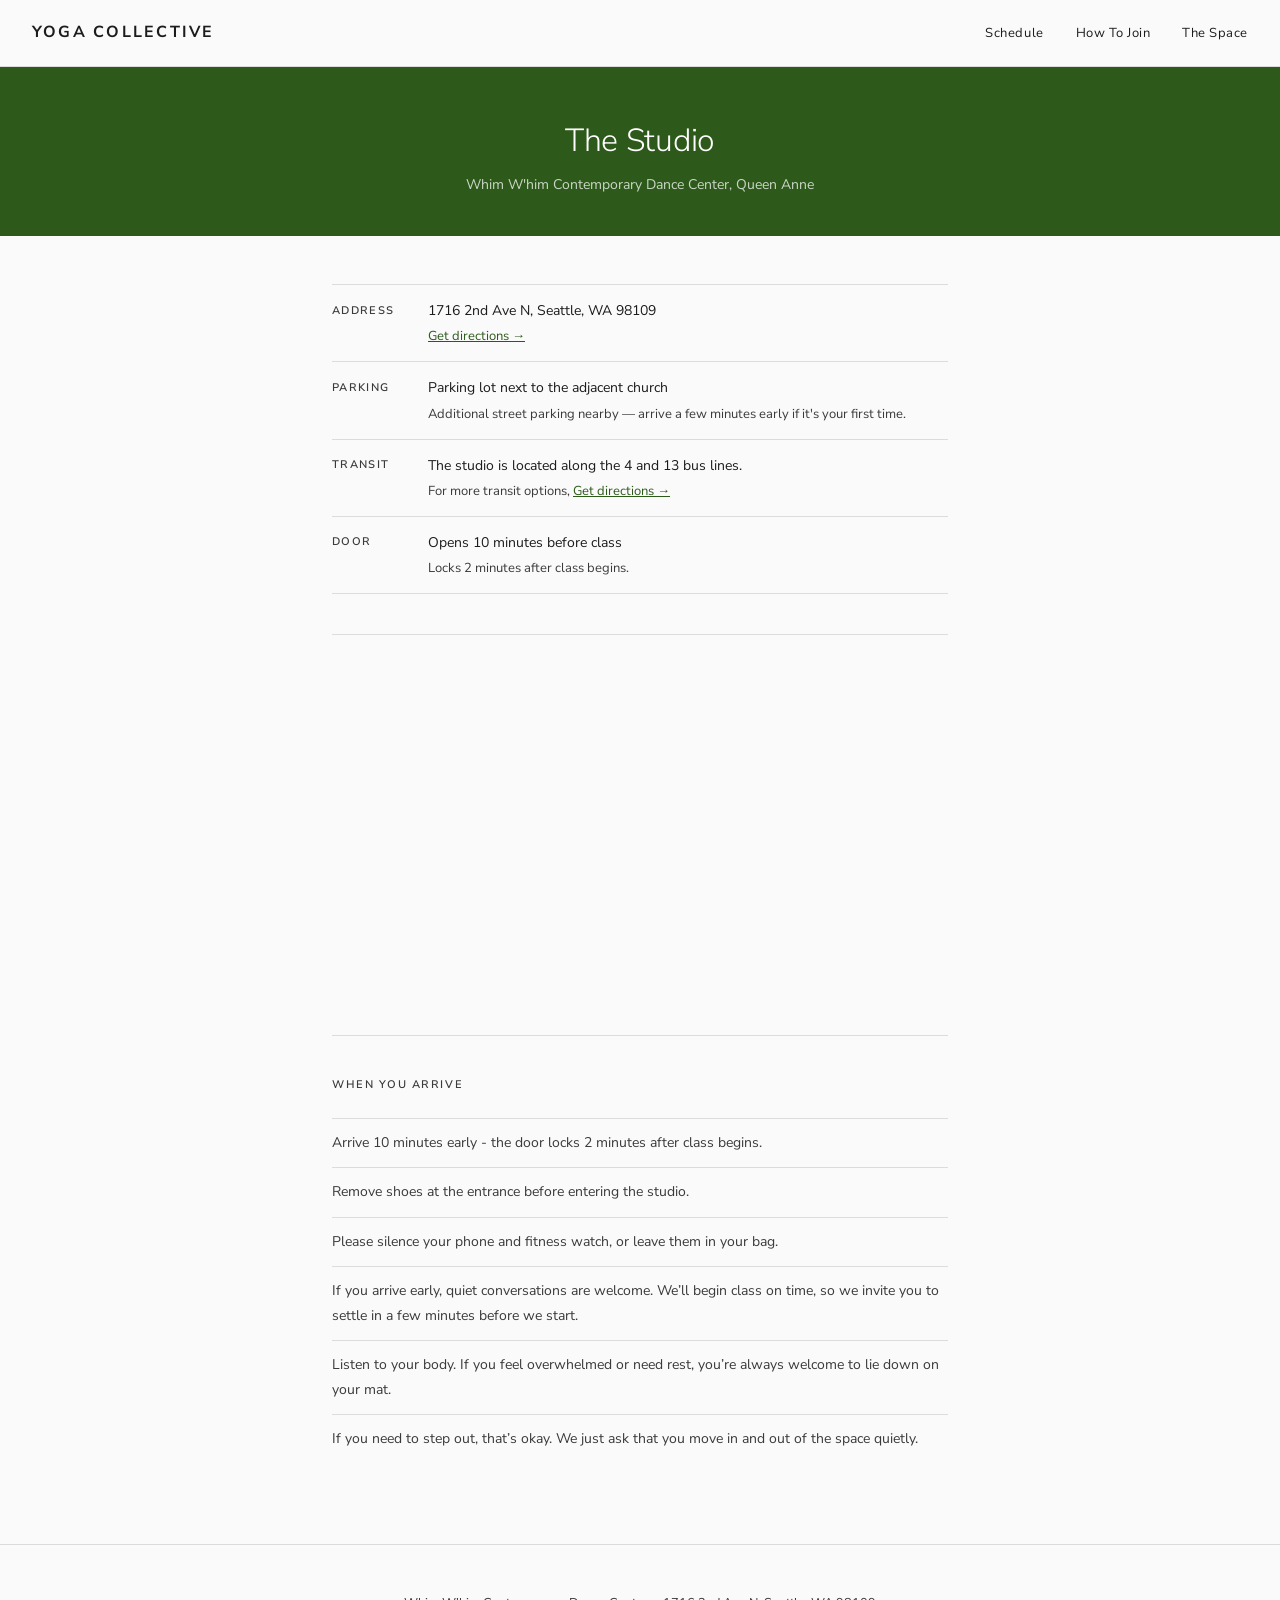
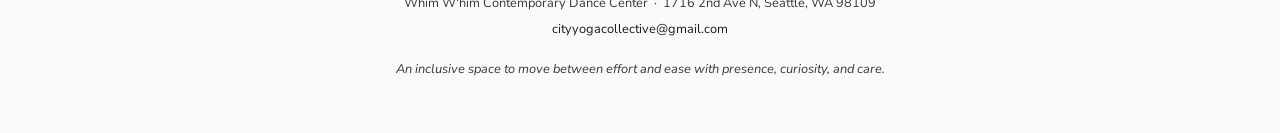
<file: site/studio.html>
<!DOCTYPE html>
<html lang="en">
<head>
    <meta charset="UTF-8">
    <meta name="viewport" content="width=device-width, initial-scale=1.0">
    <title>The Studio – Yoga Collective</title>
    <link rel="preconnect" href="https://fonts.googleapis.com">
    <link href="https://fonts.googleapis.com/css2?family=Nunito+Sans:wght@300;400;500;600&display=swap" rel="stylesheet">
    <link rel="stylesheet" href="styles.css">
    <style>
        main { max-width: 680px; margin: 0 auto; padding: 3rem 2rem 5rem; }

        /* Key info */
        .key-info { padding: 0 0 2.5rem; margin-bottom: 2.5rem; border-bottom: 1px solid var(--border); }
        .info-row { display: flex; gap: 2rem; padding: 0.875rem 0; border-bottom: 1px solid var(--border); }
        .info-row:first-child { border-top: 1px solid var(--border); }
        .info-label { font-size: 0.6875rem; font-weight: 600; letter-spacing: 0.12em; text-transform: uppercase; color: var(--muted); width: 4rem; flex-shrink: 0; padding-top: 0.15rem; }
        .info-value { font-size: 0.875rem; line-height: 1.7; }
        .info-value a { color: var(--green); }
        .info-note { display: block; font-size: 0.8125rem; color: var(--muted); margin-top: 0.15rem; }

        /* Map */
        .map-wrap { margin-bottom: 2.5rem; padding-bottom: 2.5rem; border-bottom: 1px solid var(--border); }
        .map-wrap iframe { display: block; width: 100%; height: 320px; border: none; }

        /* Arrival */
        .section-label { font-size: 0.6875rem; font-weight: 600; letter-spacing: 0.14em; text-transform: uppercase; color: var(--muted); margin-bottom: 1.5rem; }
        .arrival-list { list-style: none; padding: 0; }
        .arrival-list li { font-size: 0.875rem; color: var(--muted); line-height: 1.75; padding: 0.75rem 0; border-bottom: 1px solid var(--border); }
        .arrival-list li:first-child { border-top: 1px solid var(--border); }
        .arrival-list li:last-child { border-bottom: none; }

        @media (max-width: 600px) {
            main { padding: 2.5rem 1.25rem 4rem; }
            .map-wrap iframe { height: 260px; }
        }
    </style>
</head>
<body>

<nav>
    <a href="index.html" class="nav-logo">Yoga Collective</a>
    <ul class="nav-links">
        <li><a href="schedule.html">Schedule</a></li>
        <li><a href="howtojoin.html">How To Join</a></li>
        <li><a href="studio.html">The Space</a></li>
    </ul>
</nav>

<div class="page-header">
    <h1>The Studio</h1>
    <p>Whim W'him Contemporary Dance Center, Queen Anne</p>
</div>

<main>

    <div class="key-info">
        <div class="info-row">
            <span class="info-label">Address</span>
            <span class="info-value">1716 2nd Ave N, Seattle, WA 98109<span class="info-note"><a href="https://maps.google.com/?q=1716+2nd+Ave+N,+Seattle,+WA+98109" target="_blank">Get directions →</a></span></span>
        </div>
        <div class="info-row">
            <span class="info-label">Parking</span>
            <span class="info-value">Parking lot next to the adjacent church<span class="info-note">Additional street parking nearby — arrive a few minutes early if it's your first time.</span></span>
        </div>
        <div class="info-row">
            <span class="info-label">Transit</span>
            <span class="info-value">The studio is located along the 4 and 13 bus lines.
                <span class="info-note">For more transit options, 
                    <a href="https://maps.google.com/?q=1716+2nd+Ave+N,+Seattle,+WA+98109" target="_blank">Get directions →</a></span>
            </span>
        </div>
        <div class="info-row">
            <span class="info-label">Door</span>
            <span class="info-value">Opens 10 minutes before class<span class="info-note">Locks 2 minutes after class begins.</span></span>
        </div>
    </div>

    <div class="map-wrap">
        <iframe
            src="https://www.google.com/maps/embed?pb=!1m18!1m12!1m3!1d2688.5!2d-122.3464!3d47.6253!2m3!1f0!2f0!3f0!3m2!1i1024!2i768!4f13.1!3m3!1m2!1s0x5490152b88b01c23%3A0x1a8b1b1b1b1b1b1b!2s1716+2nd+Ave+N%2C+Seattle%2C+WA+98109!5e0!3m2!1sen!2sus!4v1"
            allowfullscreen=""
            loading="lazy"
            referrerpolicy="no-referrer-when-downgrade"
            title="Whim W'him Contemporary Dance Center">
        </iframe>
    </div>

    <p class="section-label">When you arrive</p>
    <ul class="arrival-list">
        <li>Arrive 10 minutes early - the door locks 2 minutes after class begins.</li>
        <li>Remove shoes at the entrance before entering the studio.</li>
        <li>Please silence your phone and fitness watch, or leave them in your bag.</li>
        <li>If you arrive early, quiet conversations are welcome. We’ll begin class on time, so we invite you to settle in a few minutes before we start.</li>
        <li>Listen to your body. If you feel overwhelmed or need rest, you’re always welcome to lie down on your mat.</li>
        <li>If you need to step out, that’s okay. We just ask that you move in and out of the space quietly.</li>
    </ul>
</main>

<footer>
    <p>Whim W'him Contemporary Dance Center &nbsp;·&nbsp; 1716 2nd Ave N, Seattle, WA 98109</p>
    <p><a href="mailto:cityyogacollective@gmail.com">cityyogacollective@gmail.com</a></p>
    <p class="footer-mission">An inclusive space to move between effort and ease with presence, curiosity, and care.</p>
</footer>

</body>
</html>
</file>
<file: styles.css>
:root {
    --bg: #FAFAFA;
    --bg-alt: #F0F4EC;
    --border: #DCDCDC;
    --text: #1C1C1C;
    --muted: #3A3A3A;
    --black: #1C1C1C;
    --green: #2D5A1B;
    --green-hover: #234A14;
}

*, *::before, *::after { box-sizing: border-box; margin: 0; padding: 0; }

body {
    font-family: 'Nunito Sans', 'Helvetica Neue', Helvetica, sans-serif;
    background: var(--bg);
    color: var(--text);
    font-size: 16px;
    line-height: 1.6;
}

/* Nav */
nav {
    display: flex;
    flex-wrap: wrap;
    justify-content: space-between;
    align-items: center;
    padding: 0;
    border-bottom: 1px solid var(--border);
}

.nav-logo {
    display: flex;
    align-items: center;
    padding: 1.25rem 2rem;
    font-size: 1rem;
    font-weight: 700;
    letter-spacing: 0.14em;
    text-transform: uppercase;
    text-decoration: none;
    color: var(--text);
}

.nav-toggle {
    display: none;
    background: none;
    border: none;
    cursor: pointer;
    padding: 1rem 1.25rem;
    font-size: 1.375rem;
    line-height: 1;
    color: var(--text);
}

.nav-links {
    display: flex;
    gap: 2rem;
    list-style: none;
    align-items: center;
    padding: 0 2rem;
}

.nav-links a {
    font-size: 0.8125rem;
    text-decoration: none;
    color: var(--text);
    letter-spacing: 0.04em;
}

.nav-links a:hover { text-decoration: underline; }

/* Page header (schedule, studio, how to join) */
.page-header {
    background: var(--green);
    padding: 3rem 2rem 2.5rem;
    text-align: center;
}

.page-header h1 {
    font-size: 2rem;
    font-weight: 300;
    letter-spacing: -0.01em;
    margin-bottom: 0.5rem;
    color: #fff;
}

.page-header p {
    font-size: 0.875rem;
    color: rgba(255,255,255,0.75);
}

/* Buttons */
.btn {
    display: inline-block;
    padding: 0.75rem 1.75rem;
    font-family: inherit;
    font-size: 0.8125rem;
    font-weight: 600;
    letter-spacing: 0.06em;
    text-transform: uppercase;
    text-decoration: none;
    cursor: pointer;
    border: 1px solid var(--green);
    transition: background 0.15s, color 0.15s;
}

.btn-primary { background: var(--green); color: #fff; }
.btn-primary:hover { background: var(--green-hover); border-color: var(--green-hover); }
.btn-secondary { background: transparent; color: var(--green); }
.btn-secondary:hover { background: var(--bg-alt); }

/* Footer */
footer {
    padding: 3rem 2rem;
    text-align: center;
    font-size: 0.8rem;
    color: var(--muted);
    border-top: 1px solid var(--border);
}

footer p { margin-bottom: 0.35rem; }
footer a { color: var(--text); text-decoration: none; }
footer a:hover { text-decoration: underline; }
.footer-mission { margin-top: 1.25rem; font-style: italic; color: var(--muted); }

@media (max-width: 600px) {
    .nav-logo { padding: 1rem 1.25rem; font-size: 0.875rem; }
    nav.open .nav-links {
        width: 100%;
        flex-direction: column;
        padding: 0.25rem 1.25rem 0.75rem;
        border-top: 1px solid var(--border);
        gap: 0;
    }
    nav.open .nav-links a { display: block; padding: 0.75rem 0; border-bottom: 1px solid var(--border); font-size: 0.9rem; }
    nav.open .nav-links li:last-child a { border-bottom: none; }
}
</file>
<file: site/styles.css>
:root {
    --bg: #FAFAFA;
    --bg-alt: #F0F4EC;
    --border: #DCDCDC;
    --text: #1C1C1C;
    --muted: #3A3A3A;
    --black: #1C1C1C;
    --green: #2D5A1B;
    --green-hover: #234A14;
}

*, *::before, *::after { box-sizing: border-box; margin: 0; padding: 0; }

body {
    font-family: 'Nunito Sans', 'Helvetica Neue', Helvetica, sans-serif;
    background: var(--bg);
    color: var(--text);
    font-size: 16px;
    line-height: 1.6;
}

/* Nav */
nav {
    display: flex;
    justify-content: space-between;
    align-items: stretch;
    padding: 0;
    border-bottom: 1px solid var(--border);
}

.nav-logo {
    display: flex;
    align-items: center;
    padding: 1.25rem 2rem;
    font-size: 1rem;
    font-weight: 700;
    letter-spacing: 0.14em;
    text-transform: uppercase;
    text-decoration: none;
    color: var(--text);
    background: var(--bg);
}

.nav-links {
    display: flex;
    gap: 2rem;
    list-style: none;
    align-items: center;
    padding: 0 2rem;
}

.nav-links a {
    font-size: 0.8125rem;
    text-decoration: none;
    color: var(--text);
    letter-spacing: 0.04em;
}

.nav-links a:hover { text-decoration: underline; }

/* Page header (schedule, studio, how to join) */
.page-header {
    background: var(--green);
    padding: 3rem 2rem 2.5rem;
    text-align: center;
}

.page-header h1 {
    font-size: 2rem;
    font-weight: 300;
    letter-spacing: -0.01em;
    margin-bottom: 0.5rem;
    color: #fff;
}

.page-header p {
    font-size: 0.875rem;
    color: rgba(255,255,255,0.75);
}

/* Buttons */
.btn {
    display: inline-block;
    padding: 0.75rem 1.75rem;
    font-family: inherit;
    font-size: 0.8125rem;
    font-weight: 600;
    letter-spacing: 0.06em;
    text-transform: uppercase;
    text-decoration: none;
    cursor: pointer;
    border: 1px solid var(--green);
    transition: background 0.15s, color 0.15s;
}

.btn-primary { background: var(--green); color: #fff; }
.btn-primary:hover { background: var(--green-hover); border-color: var(--green-hover); }
.btn-secondary { background: transparent; color: var(--green); }
.btn-secondary:hover { background: var(--bg-alt); }

/* Footer */
footer {
    padding: 3rem 2rem;
    text-align: center;
    font-size: 0.8rem;
    color: var(--muted);
    border-top: 1px solid var(--border);
}

footer p { margin-bottom: 0.35rem; }
footer a { color: var(--text); text-decoration: none; }
footer a:hover { text-decoration: underline; }
.footer-mission { margin-top: 1.25rem; font-style: italic; color: var(--muted); }

@media (max-width: 600px) {
    .nav-logo { padding: 1rem 1.25rem; font-size: 0.875rem; }
    .nav-links { padding: 0 1.25rem; gap: 1.25rem; }
}
</file>
